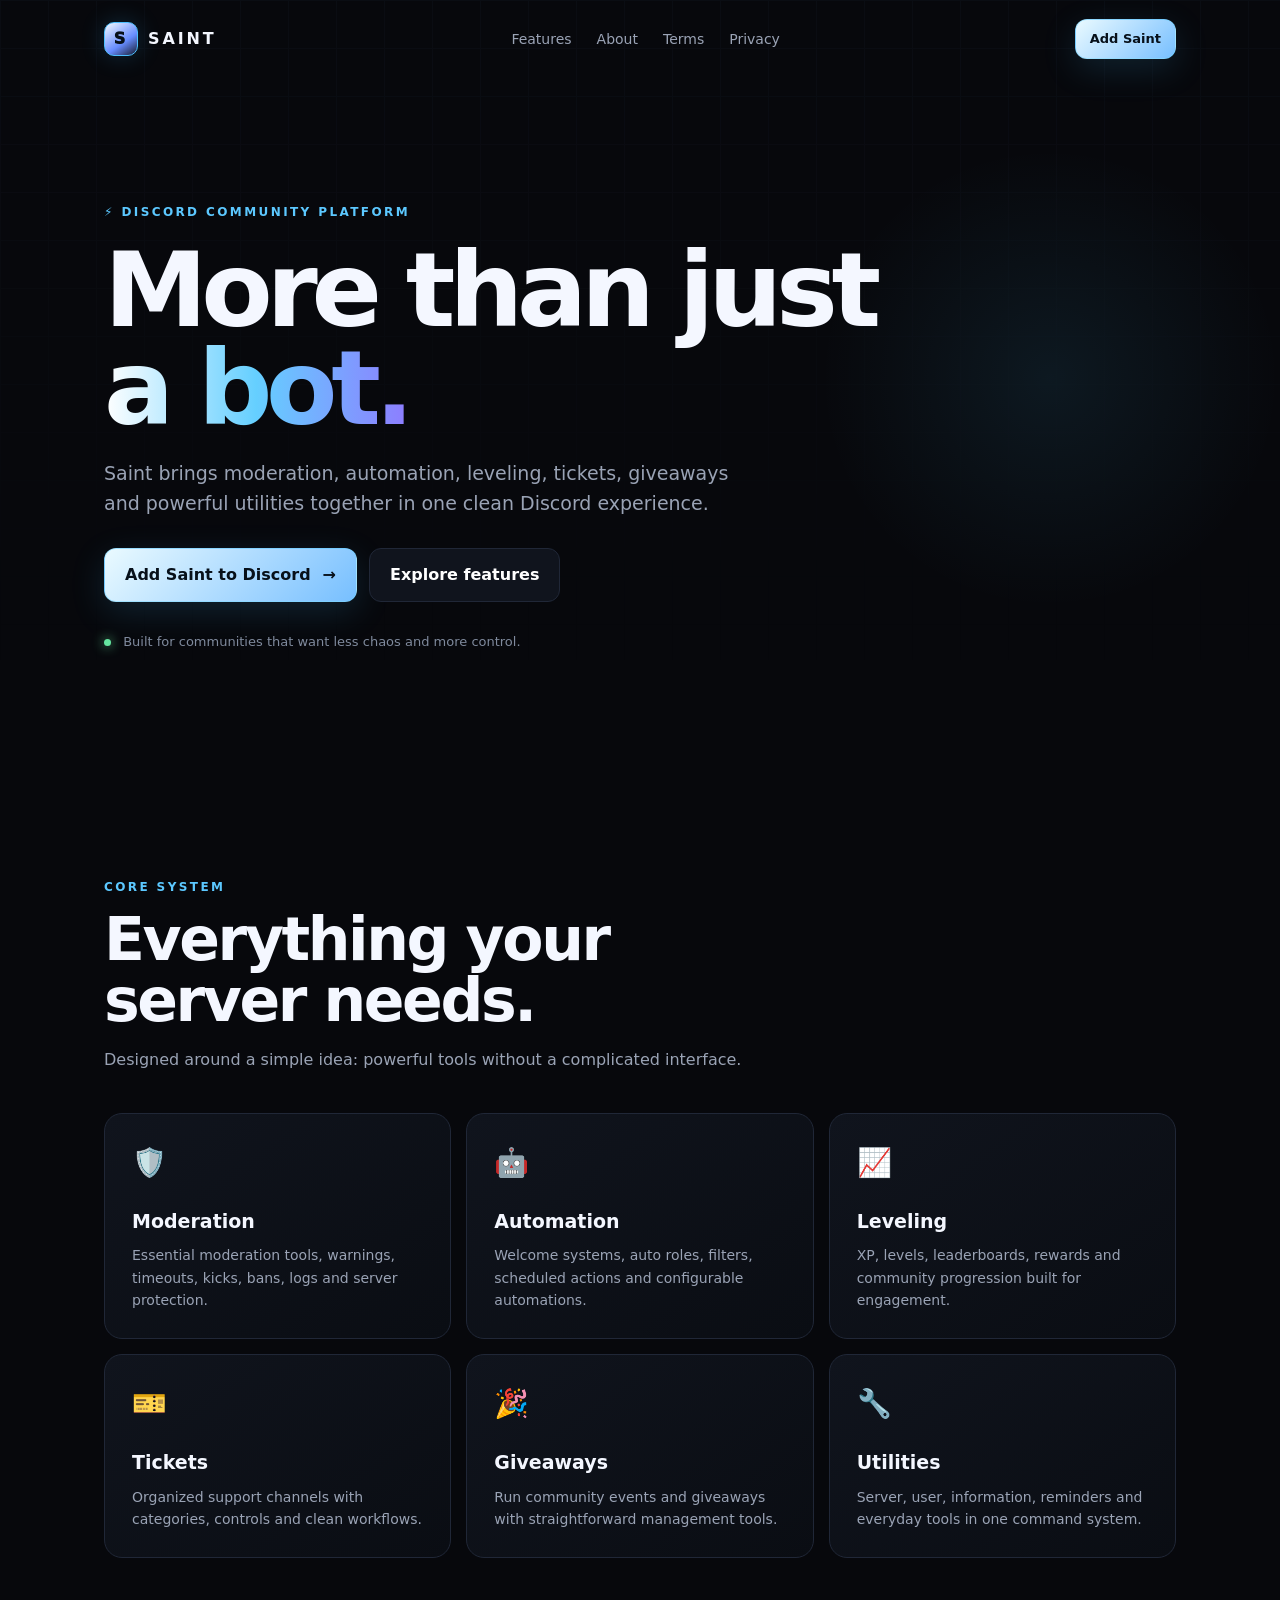
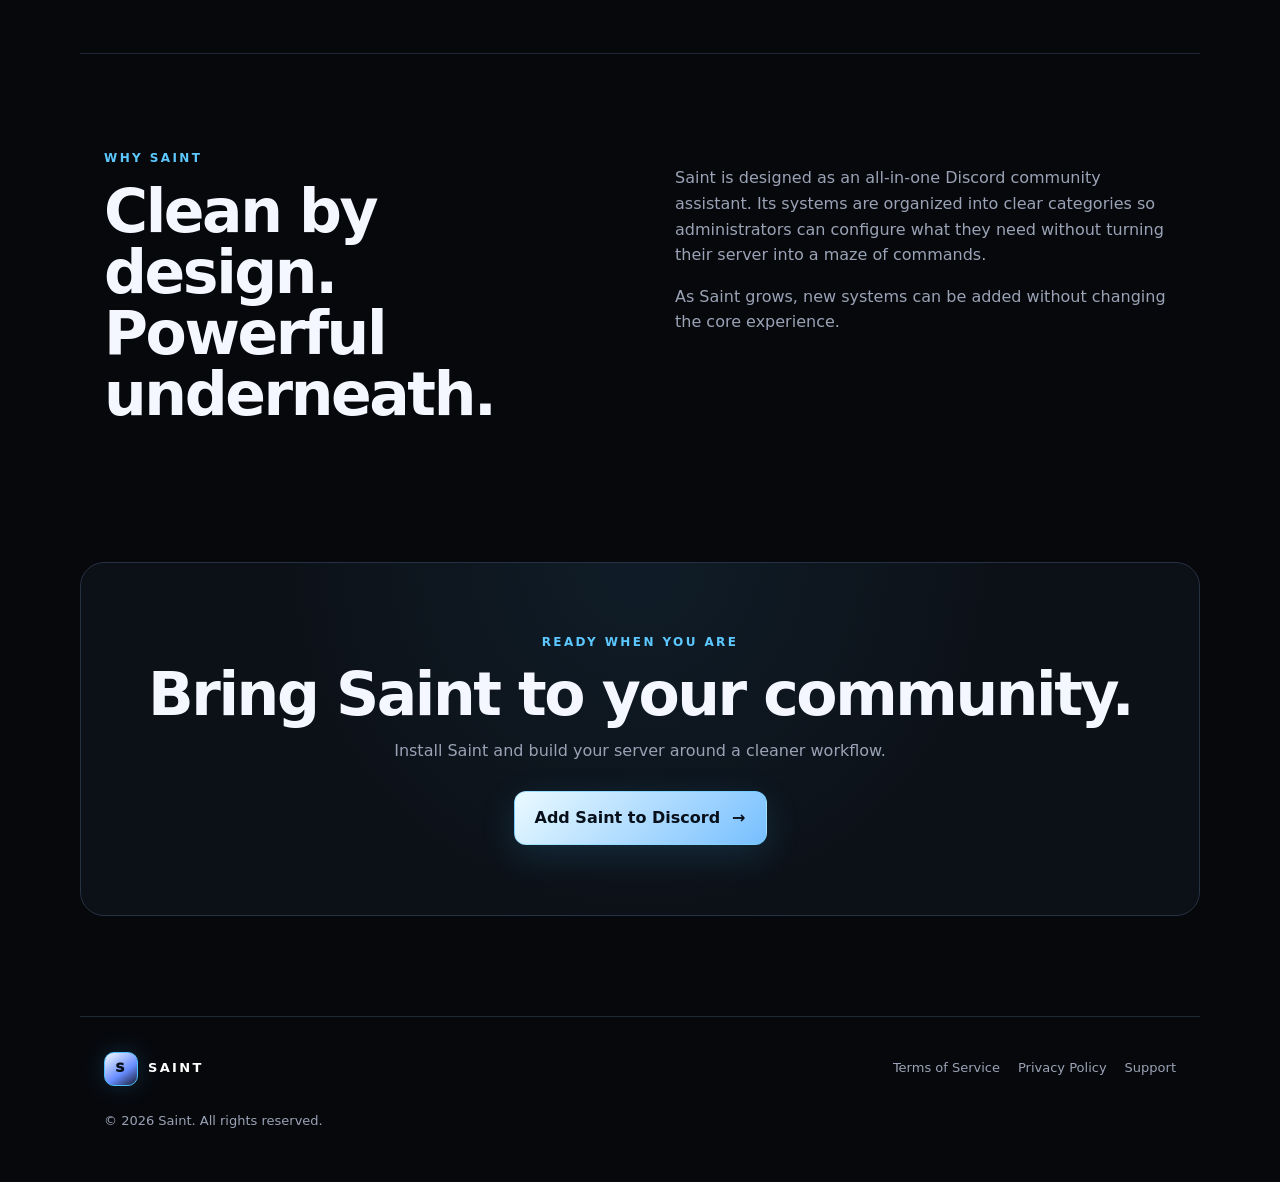
<file: index.html>
<!doctype html>
<html lang="en">
<head>
  <meta charset="utf-8">
  <meta name="viewport" content="width=device-width,initial-scale=1">
  <meta name="description" content="Saint is an all-in-one Discord community guardian for moderation, automation, leveling, tickets, giveaways and utilities.">
  <title>Saint — Discord Community Guardian</title>
  <link rel="stylesheet" href="styles.css">
</head>
<body>
  <div class="bg-grid"></div>
  <header class="nav">
    <a class="brand" href="index.html"><span class="brand-mark">S</span><span>SAINT</span></a>
    <nav>
      <a href="#features">Features</a>
      <a href="#about">About</a>
      <a href="terms.html">Terms</a>
      <a href="privacy.html">Privacy</a>
    </nav>
    <a class="btn btn-small" href="#" id="inviteBtn">Add Saint</a>
  </header>

  <main>
    <section class="hero">
      <div class="eyebrow">⚡ DISCORD COMMUNITY PLATFORM</div>
      <h1>More than just<br><span>a bot.</span></h1>
      <p class="hero-copy">Saint brings moderation, automation, leveling, tickets, giveaways and powerful utilities together in one clean Discord experience.</p>
      <div class="hero-actions">
        <a class="btn" href="#" id="inviteHero">Add Saint to Discord <span>→</span></a>
        <a class="btn btn-ghost" href="#features">Explore features</a>
      </div>
      <div class="trust"><span class="dot"></span> Built for communities that want less chaos and more control.</div>
    </section>

    <section id="features" class="section">
      <div class="section-head"><div class="eyebrow">CORE SYSTEM</div><h2>Everything your server needs.</h2><p>Designed around a simple idea: powerful tools without a complicated interface.</p></div>
      <div class="cards">
        <article class="card"><div class="icon">🛡️</div><h3>Moderation</h3><p>Essential moderation tools, warnings, timeouts, kicks, bans, logs and server protection.</p></article>
        <article class="card"><div class="icon">🤖</div><h3>Automation</h3><p>Welcome systems, auto roles, filters, scheduled actions and configurable automations.</p></article>
        <article class="card"><div class="icon">📈</div><h3>Leveling</h3><p>XP, levels, leaderboards, rewards and community progression built for engagement.</p></article>
        <article class="card"><div class="icon">🎫</div><h3>Tickets</h3><p>Organized support channels with categories, controls and clean workflows.</p></article>
        <article class="card"><div class="icon">🎉</div><h3>Giveaways</h3><p>Run community events and giveaways with straightforward management tools.</p></article>
        <article class="card"><div class="icon">🔧</div><h3>Utilities</h3><p>Server, user, information, reminders and everyday tools in one command system.</p></article>
      </div>
    </section>

    <section id="about" class="section split">
      <div><div class="eyebrow">WHY SAINT</div><h2>Clean by design.<br>Powerful underneath.</h2></div>
      <div><p>Saint is designed as an all-in-one Discord community assistant. Its systems are organized into clear categories so administrators can configure what they need without turning their server into a maze of commands.</p><p>As Saint grows, new systems can be added without changing the core experience.</p></div>
    </section>

    <section class="cta">
      <div class="eyebrow">READY WHEN YOU ARE</div>
      <h2>Bring Saint to your community.</h2>
      <p>Install Saint and build your server around a cleaner workflow.</p>
      <a class="btn" href="#" id="inviteCta">Add Saint to Discord <span>→</span></a>
    </section>
  </main>

  <footer>
    <div class="brand"><span class="brand-mark">S</span><span>SAINT</span></div>
    <div class="footer-links"><a href="terms.html">Terms of Service</a><a href="privacy.html">Privacy Policy</a><a href="mailto:support@example.com">Support</a></div>
    <p>© 2026 Saint. All rights reserved.</p>
  </footer>
  <script src="script.js"></script>
</body>
</html>
</file>
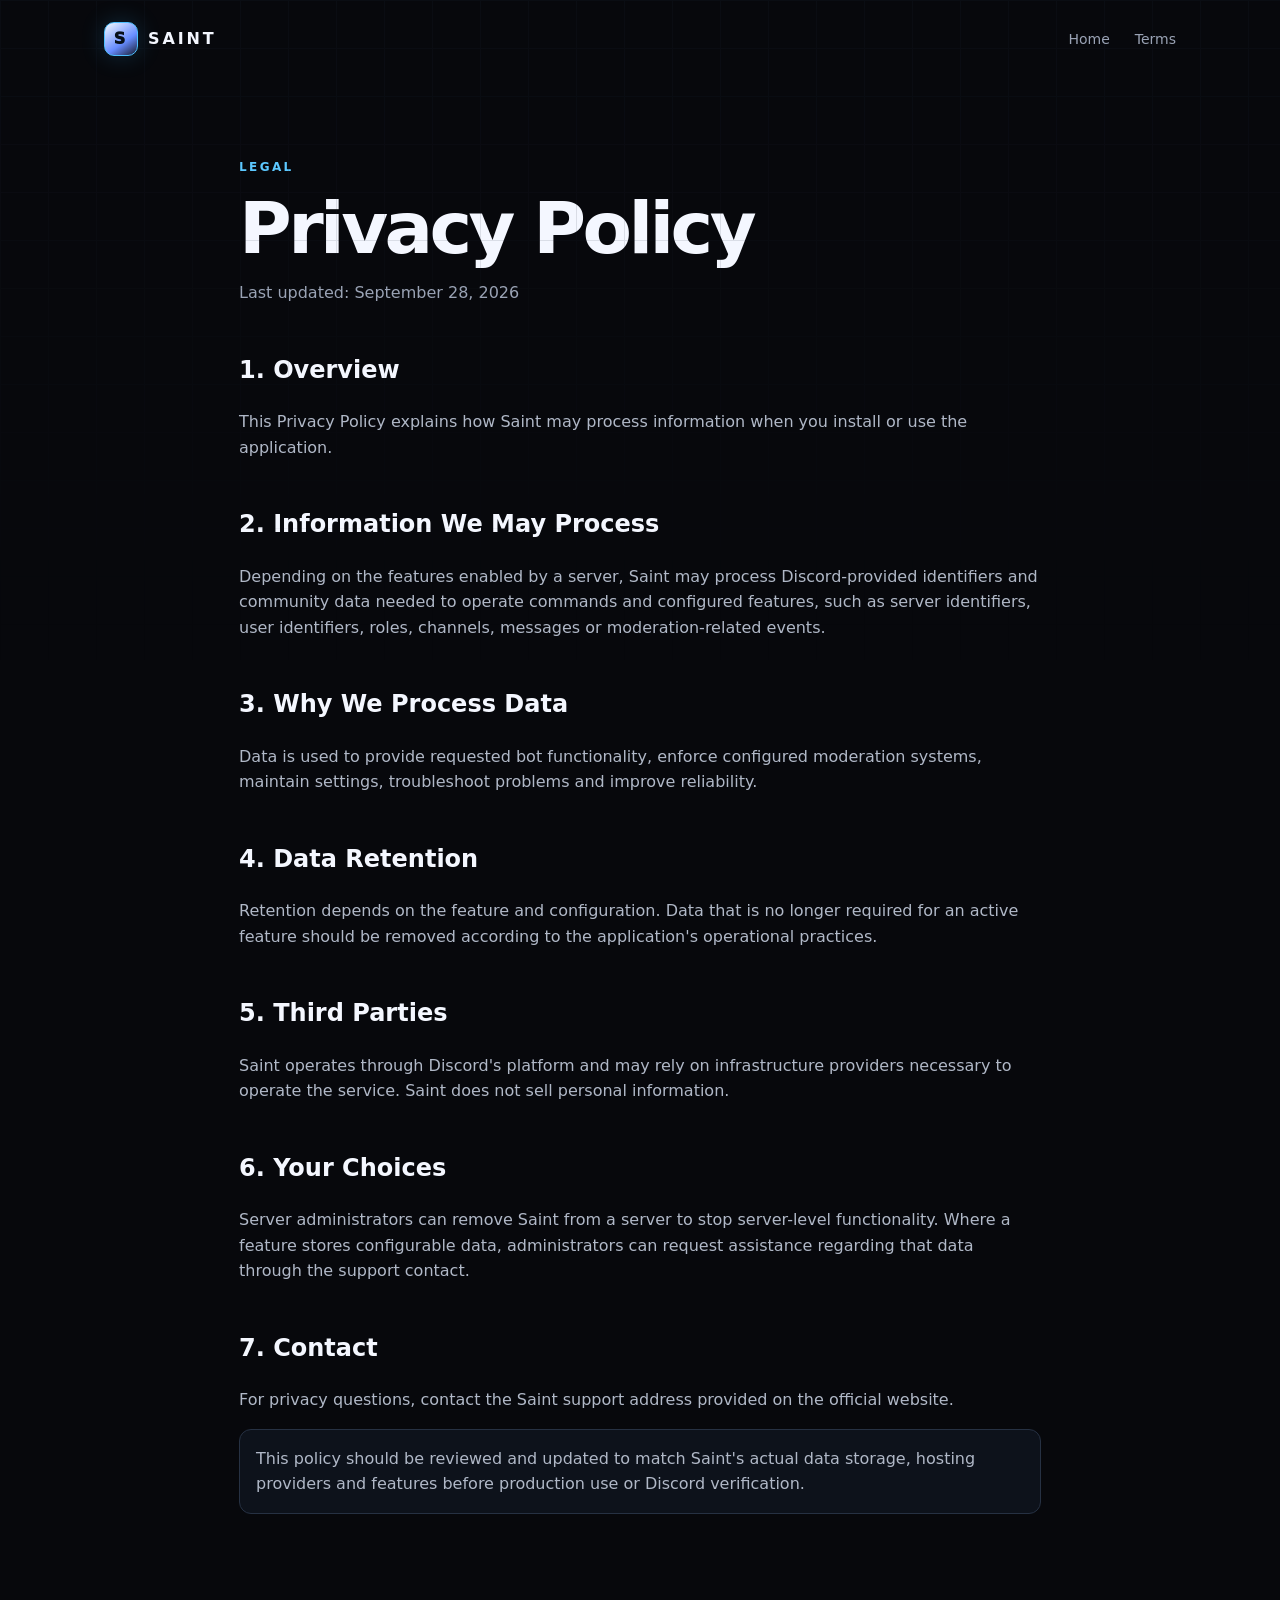
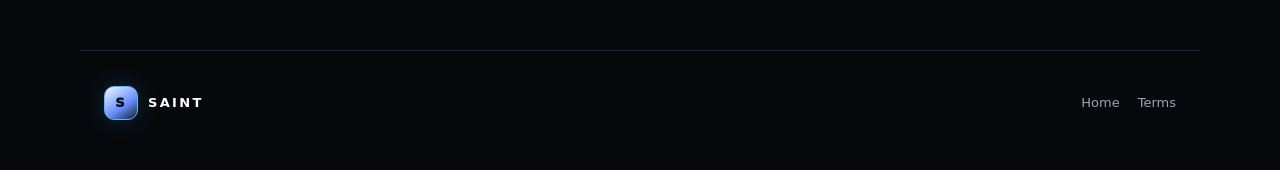
<file: privacy.html>
<!doctype html>
<html lang="en"><head><meta charset="utf-8"><meta name="viewport" content="width=device-width,initial-scale=1"><title>Privacy Policy — Saint</title><link rel="stylesheet" href="styles.css"></head>
<body><div class="bg-grid"></div><header class="nav"><a class="brand" href="index.html"><span class="brand-mark">S</span><span>SAINT</span></a><nav><a href="index.html">Home</a><a href="terms.html">Terms</a></nav></header>
<main class="legal"><div class="eyebrow">LEGAL</div><h1>Privacy Policy</h1><p class="muted">Last updated: September 28, 2026</p>
<h2>1. Overview</h2><p>This Privacy Policy explains how Saint may process information when you install or use the application.</p>
<h2>2. Information We May Process</h2><p>Depending on the features enabled by a server, Saint may process Discord-provided identifiers and community data needed to operate commands and configured features, such as server identifiers, user identifiers, roles, channels, messages or moderation-related events.</p>
<h2>3. Why We Process Data</h2><p>Data is used to provide requested bot functionality, enforce configured moderation systems, maintain settings, troubleshoot problems and improve reliability.</p>
<h2>4. Data Retention</h2><p>Retention depends on the feature and configuration. Data that is no longer required for an active feature should be removed according to the application's operational practices.</p>
<h2>5. Third Parties</h2><p>Saint operates through Discord's platform and may rely on infrastructure providers necessary to operate the service. Saint does not sell personal information.</p>
<h2>6. Your Choices</h2><p>Server administrators can remove Saint from a server to stop server-level functionality. Where a feature stores configurable data, administrators can request assistance regarding that data through the support contact.</p>
<h2>7. Contact</h2><p>For privacy questions, contact the Saint support address provided on the official website.</p>
<p class="notice">This policy should be reviewed and updated to match Saint's actual data storage, hosting providers and features before production use or Discord verification.</p>
</main><footer><div class="brand"><span class="brand-mark">S</span><span>SAINT</span></div><div class="footer-links"><a href="index.html">Home</a><a href="terms.html">Terms</a></div></footer></body></html>
</file>
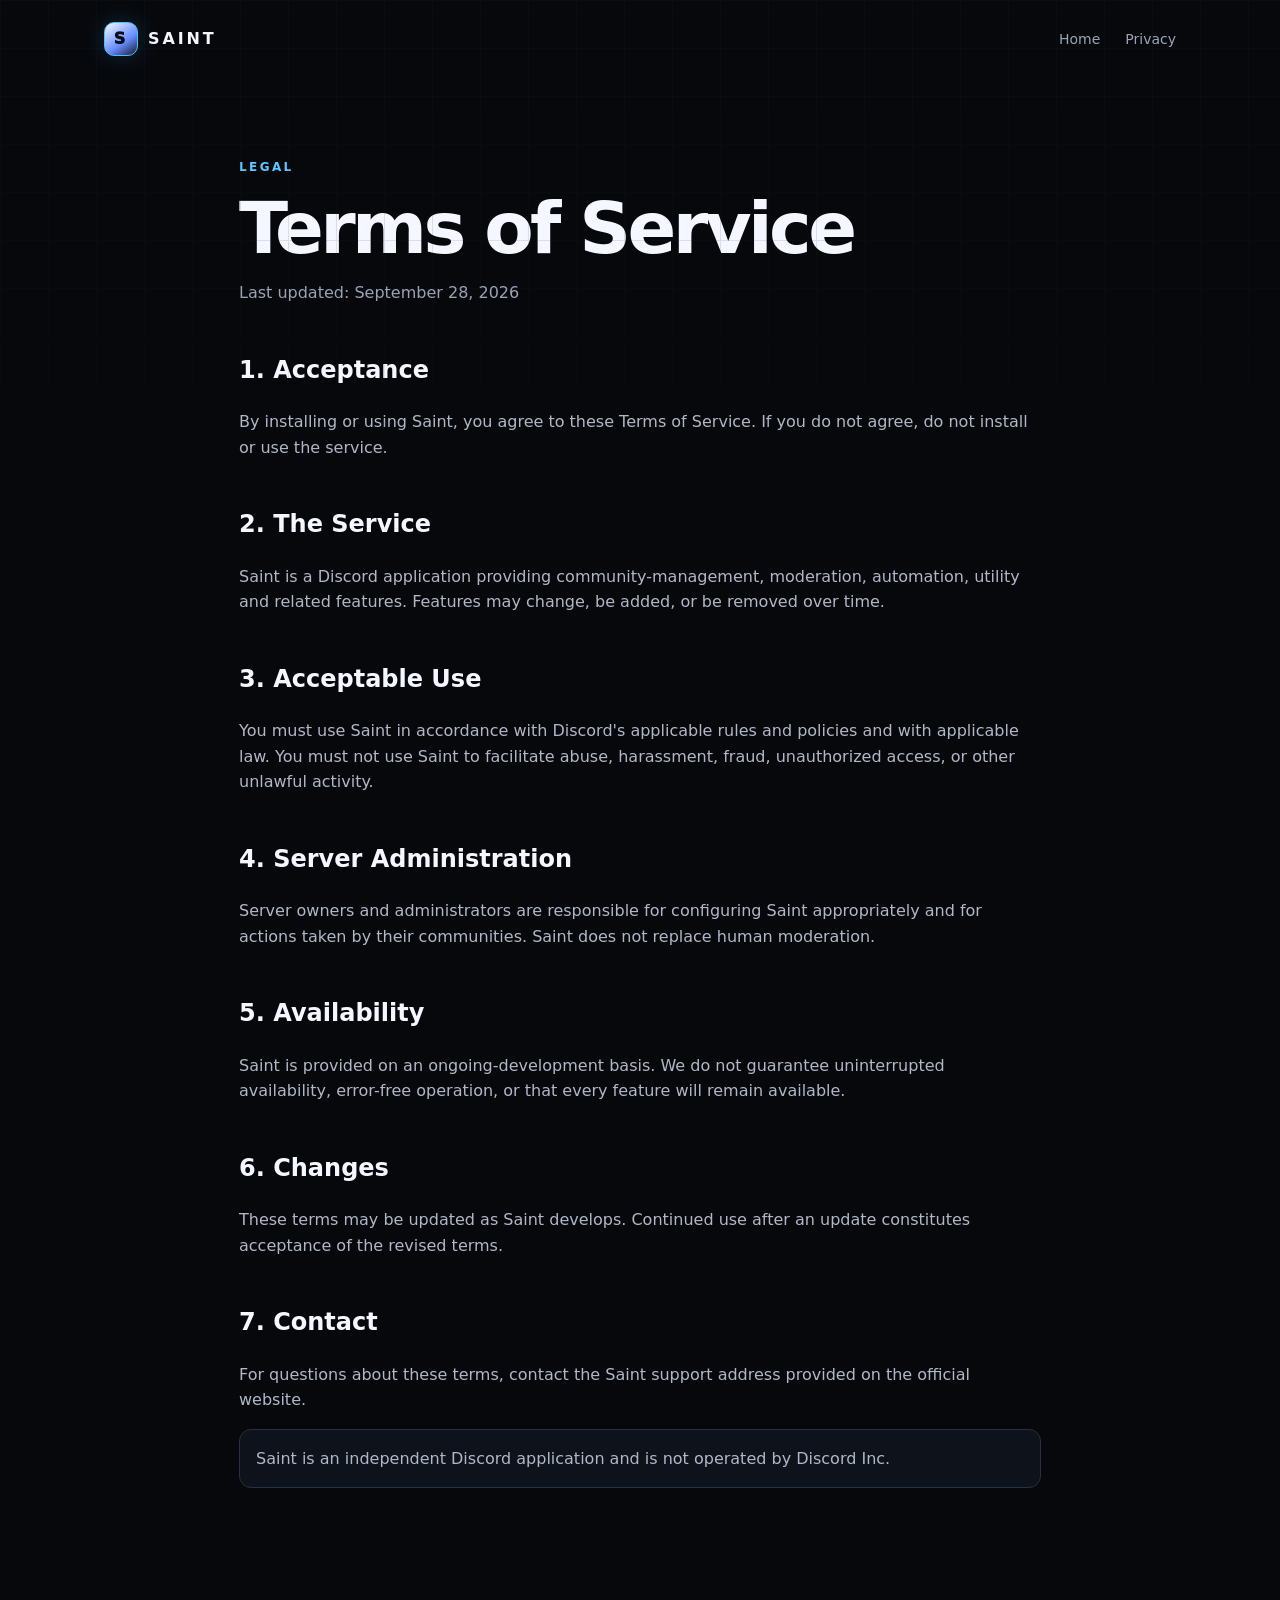
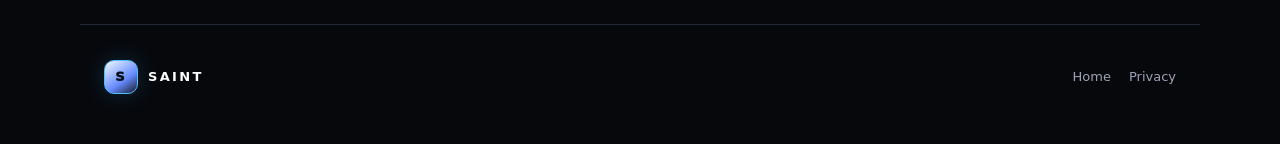
<file: terms.html>
<!doctype html>
<html lang="en"><head><meta charset="utf-8"><meta name="viewport" content="width=device-width,initial-scale=1"><title>Terms of Service — Saint</title><link rel="stylesheet" href="styles.css"></head>
<body><div class="bg-grid"></div><header class="nav"><a class="brand" href="index.html"><span class="brand-mark">S</span><span>SAINT</span></a><nav><a href="index.html">Home</a><a href="privacy.html">Privacy</a></nav></header>
<main class="legal"><div class="eyebrow">LEGAL</div><h1>Terms of Service</h1><p class="muted">Last updated: September 28, 2026</p>
<h2>1. Acceptance</h2><p>By installing or using Saint, you agree to these Terms of Service. If you do not agree, do not install or use the service.</p>
<h2>2. The Service</h2><p>Saint is a Discord application providing community-management, moderation, automation, utility and related features. Features may change, be added, or be removed over time.</p>
<h2>3. Acceptable Use</h2><p>You must use Saint in accordance with Discord's applicable rules and policies and with applicable law. You must not use Saint to facilitate abuse, harassment, fraud, unauthorized access, or other unlawful activity.</p>
<h2>4. Server Administration</h2><p>Server owners and administrators are responsible for configuring Saint appropriately and for actions taken by their communities. Saint does not replace human moderation.</p>
<h2>5. Availability</h2><p>Saint is provided on an ongoing-development basis. We do not guarantee uninterrupted availability, error-free operation, or that every feature will remain available.</p>
<h2>6. Changes</h2><p>These terms may be updated as Saint develops. Continued use after an update constitutes acceptance of the revised terms.</p>
<h2>7. Contact</h2><p>For questions about these terms, contact the Saint support address provided on the official website.</p>
<p class="notice">Saint is an independent Discord application and is not operated by Discord Inc.</p>
</main><footer><div class="brand"><span class="brand-mark">S</span><span>SAINT</span></div><div class="footer-links"><a href="index.html">Home</a><a href="privacy.html">Privacy</a></div></footer></body></html>
</file>
<file: styles.css>
:root{--bg:#07080c;--panel:#0d1017;--text:#f4f7ff;--muted:#9aa3b5;--line:#202737;--accent:#5cc8ff;--accent2:#8c7cff;--max:1120px}*{box-sizing:border-box}html{scroll-behavior:smooth}body{margin:0;background:var(--bg);color:var(--text);font-family:Inter,ui-sans-serif,system-ui,-apple-system,Segoe UI,Roboto,sans-serif;line-height:1.6}.bg-grid{position:fixed;inset:0;pointer-events:none;opacity:.18;background-image:linear-gradient(var(--line) 1px,transparent 1px),linear-gradient(90deg,var(--line) 1px,transparent 1px);background-size:48px 48px;mask-image:linear-gradient(to bottom,#000,transparent 75%)}a{color:inherit;text-decoration:none}.nav{height:78px;max-width:var(--max);margin:auto;padding:0 24px;display:flex;align-items:center;justify-content:space-between;position:relative;z-index:2}.brand{display:flex;align-items:center;gap:10px;font-weight:900;letter-spacing:.18em}.brand-mark{display:grid;place-items:center;width:34px;height:34px;border:1px solid #4dbfff;border-radius:10px;background:linear-gradient(145deg,#f5fbff,#668cff 60%,#161a2c);color:#07101a;box-shadow:0 0 24px #35b9ff33;font-weight:1000}.nav nav{display:flex;gap:25px;color:var(--muted);font-size:14px}.nav nav a:hover,.footer-links a:hover{color:#fff}.btn{display:inline-flex;align-items:center;justify-content:center;gap:12px;padding:13px 20px;border:1px solid #6bd2ff88;border-radius:12px;background:linear-gradient(135deg,#eafaff,#77bfff);color:#07101a;font-weight:800;box-shadow:0 10px 35px #43bfff25}.btn:hover{transform:translateY(-1px)}.btn-small{padding:9px 14px;font-size:13px}.btn-ghost{background:#10141d;color:#fff;border-color:var(--line);box-shadow:none}.hero{max-width:var(--max);margin:auto;padding:125px 24px 130px;position:relative}.hero:after{content:"";position:absolute;width:500px;height:500px;right:-100px;top:50px;background:radial-gradient(circle,#4fc8ff16,transparent 65%);z-index:-1}.eyebrow{font-size:12px;letter-spacing:.2em;color:var(--accent);font-weight:800}.hero h1{font-size:clamp(55px,9vw,104px);line-height:.94;letter-spacing:-.06em;margin:20px 0}.hero h1 span{background:linear-gradient(90deg,#fff,#65cfff,#8d7dff);-webkit-background-clip:text;background-clip:text;color:transparent}.hero-copy{max-width:650px;font-size:19px;color:var(--muted)}.hero-actions{display:flex;gap:12px;flex-wrap:wrap;margin:30px 0}.trust{color:#7f8a9d;font-size:13px}.dot{display:inline-block;width:7px;height:7px;border-radius:50%;background:#65e6a0;box-shadow:0 0 12px #65e6a0;margin-right:8px}.section{max-width:var(--max);margin:auto;padding:95px 24px}.section-head{max-width:700px;margin-bottom:40px}.section h2,.cta h2{font-size:clamp(36px,5vw,60px);line-height:1.02;letter-spacing:-.04em;margin:12px 0}.section-head p,.split p,.cta p{color:var(--muted)}.cards{display:grid;grid-template-columns:repeat(3,1fr);gap:15px}.card{padding:27px;background:linear-gradient(145deg,#10141d,#0a0d13);border:1px solid var(--line);border-radius:18px}.card:hover{border-color:#34445c;transform:translateY(-2px)}.icon{font-size:28px;margin-bottom:20px}.card h3{margin:0 0 8px;font-size:19px}.card p{margin:0;color:var(--muted);font-size:14px}.split{display:grid;grid-template-columns:1fr 1fr;gap:70px;border-top:1px solid var(--line)}.cta{max-width:var(--max);margin:30px auto 100px;padding:70px 24px;border:1px solid #273144;border-radius:24px;text-align:center;background:radial-gradient(circle at 50% 0,#3bbfff12,transparent 60%),#0c1017}.cta p{margin:0 auto 28px;max-width:580px}.legal{max-width:850px;margin:auto;padding:80px 24px 120px}.legal h1{font-size:clamp(42px,7vw,72px);letter-spacing:-.05em;line-height:1;margin:15px 0 8px}.legal h2{margin-top:45px}.legal p{color:#b0b8c7}.muted{color:var(--muted)!important}.notice{padding:16px;border:1px solid #263143;border-radius:12px;background:#0d121b}.legal+footer{margin-top:0}footer{max-width:var(--max);margin:auto;padding:35px 24px 50px;border-top:1px solid var(--line);display:flex;gap:25px;align-items:center;flex-wrap:wrap;color:var(--muted);font-size:13px}footer .brand{color:#fff;margin-right:auto}.footer-links{display:flex;gap:18px}footer p{width:100%;margin:0}@media(max-width:760px){.nav{height:auto;padding-top:18px;flex-wrap:wrap;gap:15px}.nav nav{order:3;width:100%;overflow:auto;padding-bottom:4px}.hero{padding-top:85px}.cards{grid-template-columns:1fr}.split{grid-template-columns:1fr;gap:15px}.hero-copy{font-size:17px}.cta{margin-left:16px;margin-right:16px}.footer-links{width:100%;flex-wrap:wrap}}
</file>
